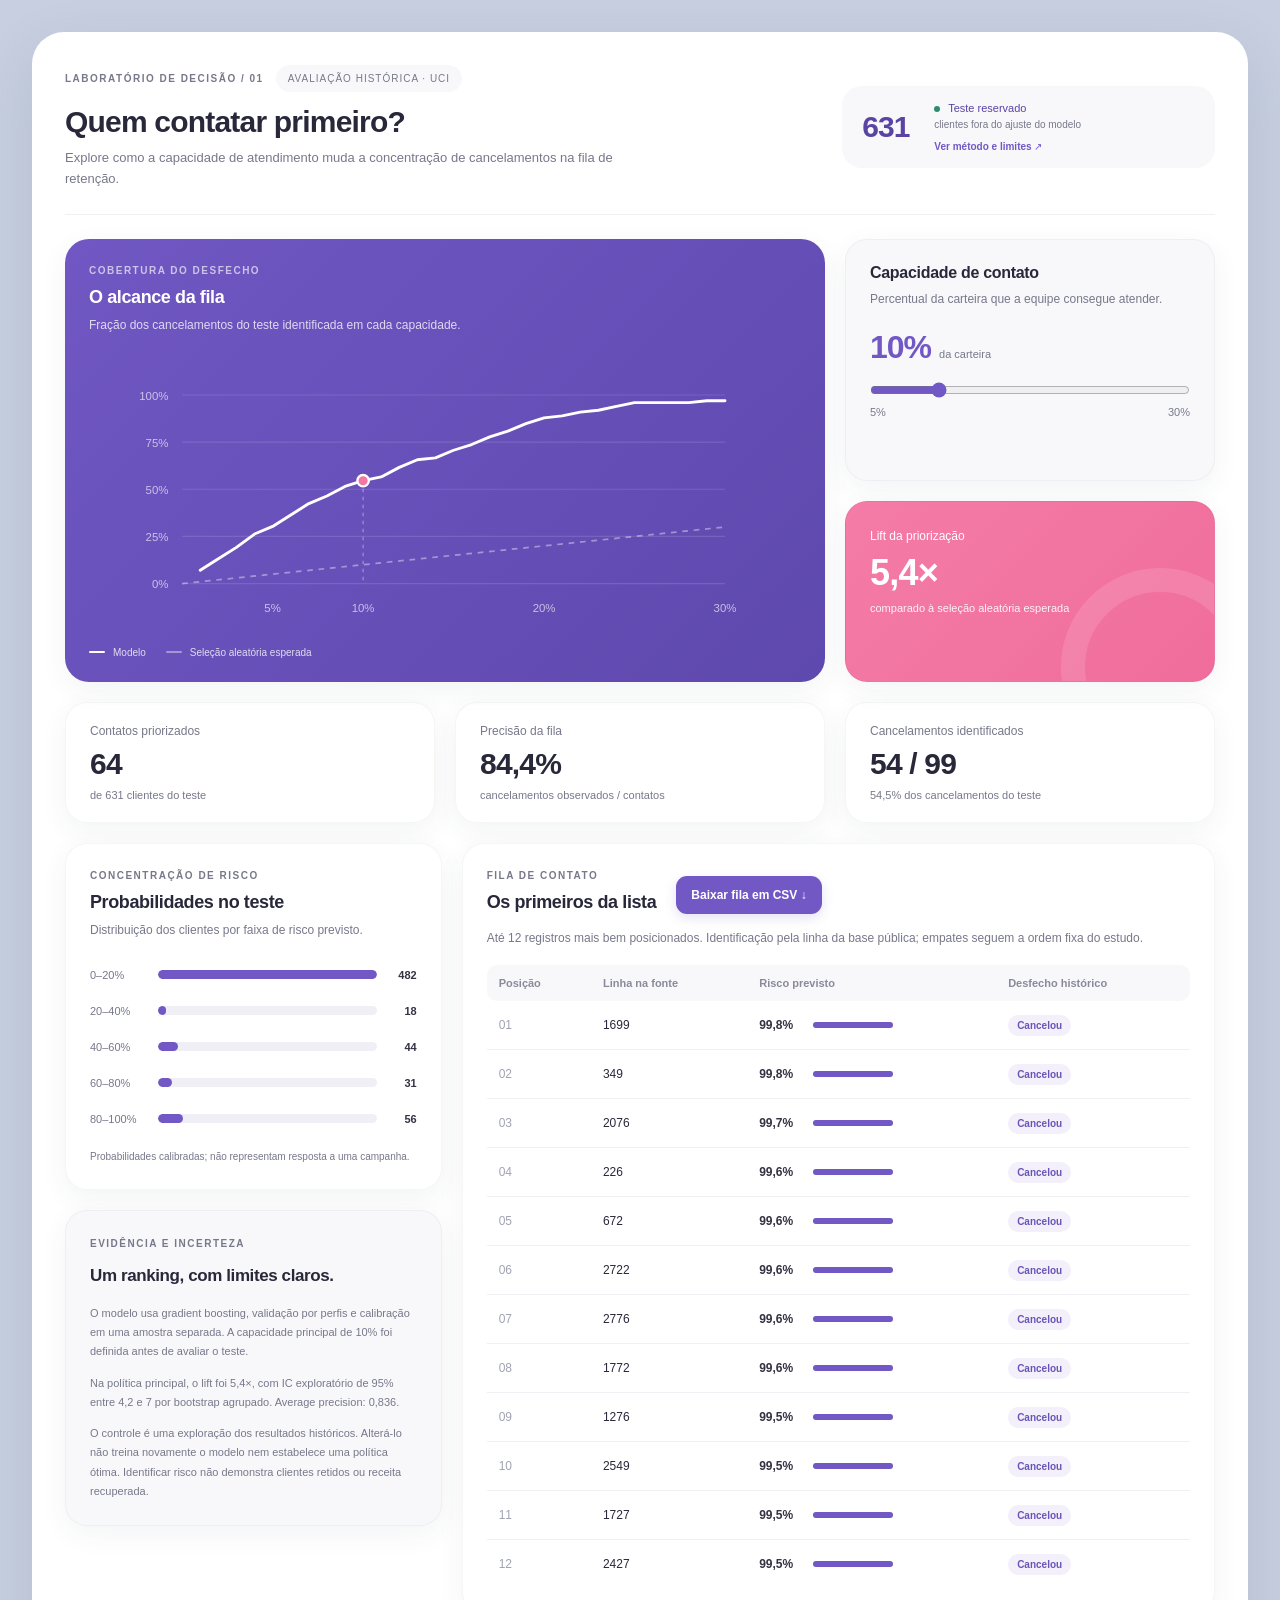
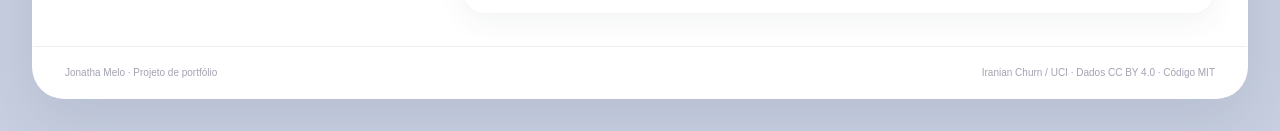
<file: index.html>
<!doctype html>
<html lang="pt-BR"><head><meta charset="utf-8"><meta name="viewport" content="width=device-width, initial-scale=1"><meta http-equiv="refresh" content="0; url=painel/"><title>Painel de retenção</title></head><body><a href="painel/">Abrir o painel de retenção</a></body></html>
</file>
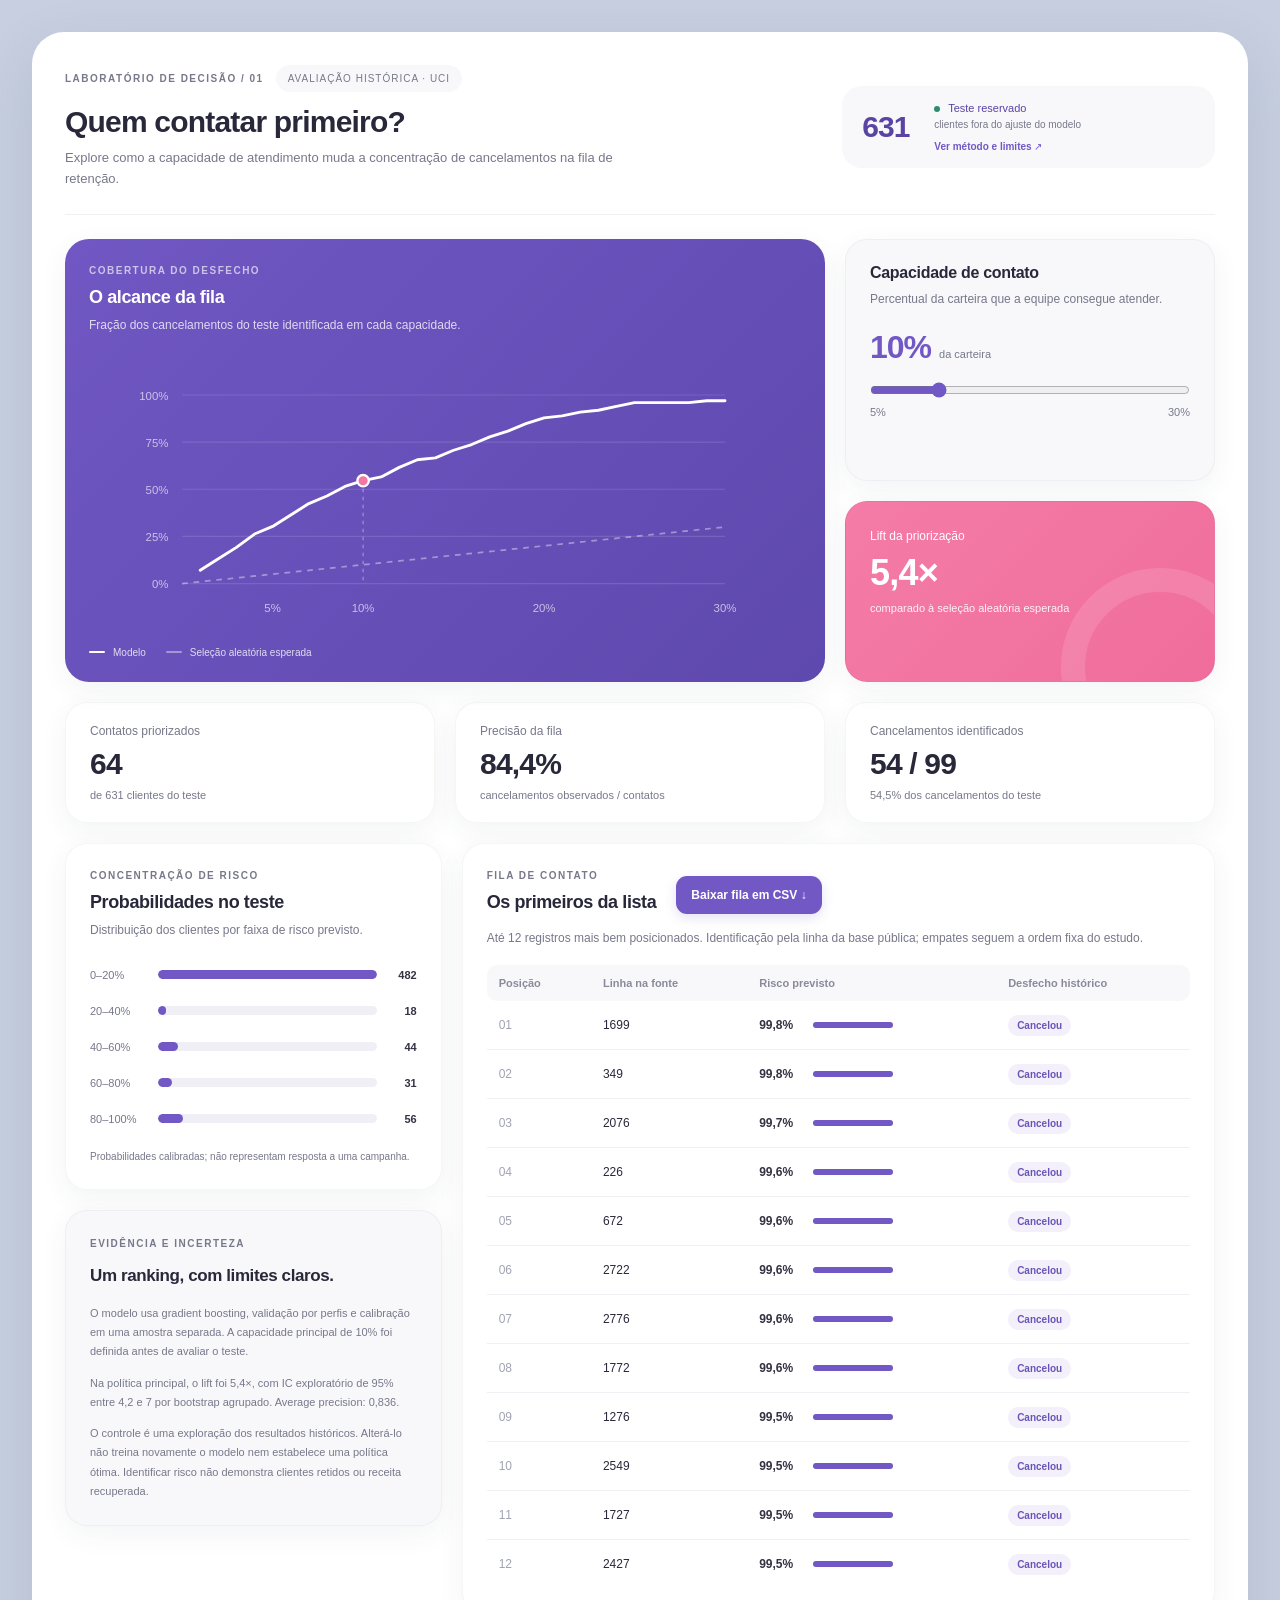
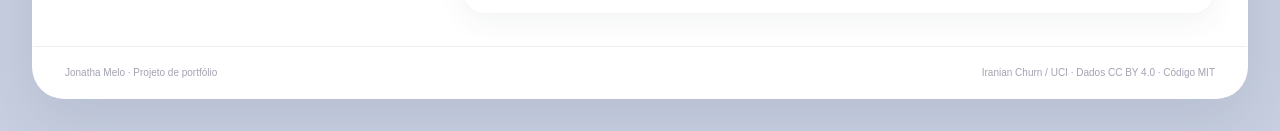
<file: painel/index.html>
<!doctype html>
<html lang="pt-BR">
<head>
  <meta charset="utf-8">
  <meta name="viewport" content="width=device-width, initial-scale=1">
  <title>Retenção | Laboratório de decisão</title>
  <link rel="stylesheet" href="estilo.css?v=20261003-layout2">
  <script defer src="dados.js"></script>
  <script defer src="app.js"></script>
</head>
<body>
  <div class="aplicacao">
  <main>
    <section class="abertura"><div><div class="contexto"><p class="sobretitulo">LABORATÓRIO DE DECISÃO / 01</p><span class="selo">AVALIAÇÃO HISTÓRICA · UCI</span></div><h1>Quem contatar primeiro?</h1><p class="introducao">Explore como a capacidade de atendimento muda a concentração de cancelamentos na fila de retenção.</p></div><aside><span class="ponto"></span> Teste reservado<span class="numero" id="amostra"></span><p>clientes fora do ajuste do modelo</p><a href="https://github.com/jmeloo20/churn-retencao-clientes#readme">Ver método e limites ↗</a></aside></section>
    <section class="controle"><div><label for="capacidade">Capacidade de contato</label><p>Percentual da carteira que a equipe consegue atender.</p></div><div class="ajuste"><div><output id="capacidade-valor" for="capacidade">10%</output><span>da carteira</span></div><input id="capacidade" type="range" min="5" max="30" step="1" value="10"><div class="extremos"><span>5%</span><span>30%</span></div></div></section>
    <section class="metricas" aria-label="Resultado da capacidade selecionada" aria-live="polite"><article><span>Contatos priorizados</span><strong id="contatos"></strong><small id="total"></small></article><article><span>Precisão da fila</span><strong id="precisao"></strong><small>cancelamentos observados / contatos</small></article><article><span>Cancelamentos identificados</span><strong id="capturados"></strong><small id="recall"></small></article><article class="destaque"><span>Lift da priorização</span><strong id="lift"></strong><small>comparado à seleção aleatória esperada</small></article></section>
    <section class="graficos"><article class="cartao"><p class="sobretitulo">COBERTURA DO DESFECHO</p><h2>O alcance da fila</h2><p>Fração dos cancelamentos do teste identificada em cada capacidade.</p><svg id="curva" viewBox="0 0 560 245" role="img" aria-label="Recall por capacidade de contato"></svg><div class="legenda"><span class="linha azul"></span>Modelo<span class="linha cinza"></span>Seleção aleatória esperada</div></article></section>
    
    
    <section class="detalhes"><div class="analise-secundaria"><article class="cartao"><p class="sobretitulo">CONCENTRAÇÃO DE RISCO</p><h2>Probabilidades no teste</h2><p>Distribuição dos clientes por faixa de risco previsto.</p><div id="distribuicao" class="barras" role="list"></div><small>Probabilidades calibradas; não representam resposta a uma campanha.</small></article><section class="metodo"><div><p class="sobretitulo">EVIDÊNCIA E INCERTEZA</p><h2>Um ranking, com limites claros.</h2></div><div><p>O modelo usa gradient boosting, validação por perfis e calibração em uma amostra separada. A capacidade principal de 10% foi definida antes de avaliar o teste.</p><p id="evidencia"></p><p>O controle é uma exploração dos resultados históricos. Alterá-lo não treina novamente o modelo nem estabelece uma política ótima. Identificar risco não demonstra clientes retidos ou receita recuperada.</p></div></section></div><section class="cartao fila"><div class="titulo-fila"><div><p class="sobretitulo">FILA DE CONTATO</p><h2>Os primeiros da lista</h2></div><button id="exportar" type="button">Baixar fila em CSV ↓</button></div><p>Até 12 registros mais bem posicionados. Identificação pela linha da base pública; empates seguem a ordem fixa do estudo.</p><div class="tabela"><table><thead><tr><th>Posição</th><th>Linha na fonte</th><th>Risco previsto</th><th>Desfecho histórico</th></tr></thead><tbody id="clientes"></tbody></table></div></section></section>
  </main>
  <footer><span>Jonatha Melo · Projeto de portfólio</span><span>Iranian Churn / UCI · Dados CC BY 4.0 · Código MIT</span></footer>
  </div>
</body>
</html>
</file>
<file: painel/estilo.css>
:root {
  font-family: Inter, "Segoe UI", Arial, sans-serif;
  font-synthesis: none;
  color: #29283a;
  background: #c7cfe0;
  --roxo: #7158c5;
  --roxo-escuro: #5944a5;
  --rosa: #f178a3;
  --texto-suave: #77788a;
  --linha: #f0f0f4;
  --superficie: #f8f8fb;
  --sombra: 0 8px 28px rgba(55, 60, 90, .06);
}
* { box-sizing: border-box; }
body { margin: 0; padding: 32px; }
.aplicacao {
  max-width: 1240px;
  margin: auto;
  background: white;
  border: 1px solid rgba(255, 255, 255, .7);
  border-radius: 32px;
  box-shadow: 0 20px 60px rgba(56, 63, 96, .12);
  overflow: hidden;
}
footer { display: flex; align-items: center; justify-content: space-between; gap: 24px; }
.contexto { display: flex; align-items: center; flex-wrap: wrap; gap: 12px; margin-bottom: 12px; }
.contexto .sobretitulo { margin: 0; }
.selo { font-size: 10px; letter-spacing: 1px; color: var(--texto-suave); background: var(--superficie); border-radius: 999px; padding: 8px 12px; }
main { display: grid; grid-template-columns: repeat(12, minmax(0, 1fr)); gap: 20px; padding: 32px; }
.abertura { grid-column: 1 / -1; display: grid; grid-template-columns: 2fr 1fr; align-items: center; gap: 32px; margin-bottom: 4px; padding-bottom: 24px; border-bottom: 1px solid var(--linha); }
.sobretitulo { font-size: 10px !important; font-weight: 600; letter-spacing: 1.5px; color: var(--texto-suave); margin: 0 0 8px; }
h1 { font-size: 30px; font-weight: 700; letter-spacing: -.8px; line-height: 1.2; margin: 0 0 8px; }
.introducao { font-size: 13px; line-height: 1.6; color: var(--texto-suave); max-width: 560px; margin: 0; }
aside { position: relative; border-radius: 20px; background: var(--superficie); padding: 16px 20px 16px 92px; color: var(--roxo-escuro); font-size: 11px; }
.numero { position: absolute; left: 20px; top: 24px; font-size: 30px; font-weight: 700; letter-spacing: -1px; }
aside p { font-size: 10px; color: var(--texto-suave); margin: 5px 0 10px; }
a { color: var(--roxo); text-decoration: none; font-weight: 600; }
aside a { font-size: 10px; }
a:hover { color: var(--roxo-escuro); }
.ponto { display: inline-block; width: 6px; height: 6px; background: #2c8c6e; border-radius: 50%; margin-right: 5px; }
.controle, .cartao, .metricas article, .metodo { border-radius: 22px; box-shadow: var(--sombra); border: 1px solid rgba(30, 30, 50, .04); }
.controle { grid-column: 9 / 13; grid-row: 2; padding: 24px; background: var(--superficie); display: flex; flex-direction: column; justify-content: flex-start; gap: 20px; }
.controle label { font-size: 16px; font-weight: 650; letter-spacing: -.3px; }
.controle p { font-size: 12px; line-height: 1.6; color: var(--texto-suave); margin: 8px 0 0; }
.ajuste > div:first-child { display: flex; align-items: baseline; gap: 8px; }
.ajuste output { font-size: 32px; font-weight: 700; letter-spacing: -1px; color: var(--roxo); }
.ajuste span { font-size: 11px; color: var(--texto-suave); }
input[type=range] { width: 100%; accent-color: var(--roxo); cursor: pointer; margin: 16px 0 8px; }
.extremos { display: flex; justify-content: space-between; }
.metricas, .graficos { display: contents; }
.metricas article { grid-row: 4; padding: 18px 24px; min-width: 0; background: white; transition: transform 180ms ease, box-shadow 180ms ease; }
.metricas article:nth-child(1) { grid-column: 1 / 5; }
.metricas article:nth-child(2) { grid-column: 5 / 9; }
.metricas article:nth-child(3) { grid-column: 9 / 13; }
.metricas span { font-size: 12px; color: var(--texto-suave); }
.metricas strong { display: block; font-size: 30px; font-weight: 700; letter-spacing: -.8px; margin: 8px 0 6px; }
.metricas small { display: block; font-size: 11px; line-height: 1.6; color: var(--texto-suave); }
.metricas .destaque { grid-column: 9 / 13; grid-row: 3; background: linear-gradient(135deg, #f47ca6, #f06d9b); color: white; position: relative; overflow: hidden; padding: 24px; }
.destaque::after { content: ""; position: absolute; width: 150px; height: 150px; right: -45px; bottom: -85px; border: 24px solid rgba(255, 255, 255, .12); border-radius: 50%; pointer-events: none; }
.metricas .destaque span, .metricas .destaque small { color: white; }
.destaque strong { font-size: 36px; margin: 8px 0 6px; }
.metricas .destaque small { opacity: .9; max-width: 230px; }
.cartao { padding: 24px; min-width: 0; background: white; transition: transform 180ms ease, box-shadow 180ms ease; }
.cartao h2, .metodo h2 { font-size: 18px; font-weight: 650; letter-spacing: -.4px; margin: 0 0 8px; }
.cartao p { font-size: 12px; line-height: 1.6; color: var(--texto-suave); margin: 0 0 16px; }
.cartao .sobretitulo { margin-bottom: 8px; }
.graficos > .cartao:first-child { grid-column: 1 / 9; grid-row: 2 / 4; border: 0; border-radius: 24px; background: linear-gradient(135deg, #7057c3, #5e49ae); color: white; display: flex; flex-direction: column; }
.graficos > .cartao:first-child p { color: rgba(255, 255, 255, .78); }
.graficos > .cartao:first-child .sobretitulo { color: rgba(255, 255, 255, .65); }
svg { display: block; width: 100%; height: auto; }
#curva { flex: 1; min-height: 0; height: 245px; max-height: 280px; margin: 4px 0 12px; }
#curva text { font-family: inherit; font-size: 10px; fill: rgba(255, 255, 255, .65); }
#curva line[stroke="#edf0f5"] { stroke: rgba(255, 255, 255, .12); }
#curva polyline[stroke="#a5b3c6"] { stroke: rgba(255, 255, 255, .4); stroke-width: 1.5; }
#curva polyline[stroke="#204bba"] { stroke: white; stroke-width: 2.5; stroke-linecap: round; stroke-linejoin: round; }
#curva line[stroke="#204bba"] { stroke: rgba(255, 255, 255, .4); }
#curva circle { fill: var(--rosa); stroke: white; stroke-width: 2; }
.legenda { font-size: 10px; color: rgba(255, 255, 255, .8); display: flex; align-items: center; flex-wrap: wrap; gap: 8px; }
.linha { width: 16px; height: 2px; display: inline-block; border-radius: 999px; }
.azul { background: white; }
.cinza { background: rgba(255, 255, 255, .4); margin-left: 12px; }
.analise-secundaria > .cartao { display: block; }
.detalhes { grid-column: 1 / -1; grid-row: 5; display: grid; grid-template-columns: minmax(0, 1fr) minmax(0, 2fr); gap: 20px; align-items: start; }
.analise-secundaria { display: flex; flex-direction: column; gap: 20px; min-width: 0; }
.barras { display: flex; flex-direction: column; gap: 24px; margin: 24px 0; }
.barra { display: grid; grid-template-columns: 56px minmax(0, 1fr) 28px; gap: 12px; align-items: center; font-size: 11px; color: var(--texto-suave); }
.barra > span:last-child { text-align: right; font-variant-numeric: tabular-nums; color: #343344; font-weight: 600; }
.trilho { height: 9px; background: #f0eff5; border-radius: 999px; overflow: hidden; }
.trilho span { display: block; height: 100%; background: var(--roxo); border-radius: 999px; }
.cartao small { font-size: 10px; line-height: 1.6; color: var(--texto-suave); display: block; }
.fila { grid-column: 2; grid-row: 1; align-self: start; }
.analise-secundaria > .cartao .barras { margin-top: 28px; }
.analise-secundaria > .cartao small { margin-top: 12px; }
.titulo-fila { display: flex; align-items: center; justify-content: flex-start; gap: 20px; margin-bottom: 8px; }
button { height: 38px; padding: 0 15px; flex-shrink: 0; border: 0; border-radius: 11px; background: var(--roxo); color: white; font-size: 12px; font-weight: 600; font-family: inherit; box-shadow: 0 4px 12px rgba(113, 88, 197, .18); cursor: pointer; transition: background 160ms ease, transform 160ms ease; }
button:hover { background: #654db5; transform: translateY(-1px); }
.tabela { overflow-x: auto; }
table { width: 100%; border-collapse: collapse; font-size: 12px; white-space: nowrap; }
th { text-align: left; color: #898a9a; font-size: 11px; font-weight: 600; background: var(--superficie); padding: 12px; }
th:first-child { border-radius: 10px 0 0 10px; }
th:last-child { border-radius: 0 10px 10px 0; }
td { height: 49px; padding: 12px; border-bottom: 1px solid var(--linha); font-variant-numeric: tabular-nums; }
tr:last-child td { border-bottom: 0; }
tbody tr { transition: background 150ms ease; }
tbody tr:hover { background: #faf9fd; }
td:first-child { color: #a1a3b2; }
.risco { display: flex; align-items: center; gap: 12px; font-weight: 600; color: #343344; }
.risco > span:first-child { min-width: 42px; }
.mini { width: 80px; height: 6px; background: #eceaf4; border-radius: 999px; }
.mini span { display: block; height: 100%; background: var(--roxo); border-radius: 999px; }
.etiqueta { background: #f3effb; border-radius: 999px; padding: 5px 9px; color: #6a54b5; font-size: 10px; font-weight: 600; }
.metodo { padding: 24px; background: var(--superficie); }
.metodo h2 { font-size: 17px; line-height: 1.4; margin-bottom: 16px; }
.metodo p { font-size: 11px; color: var(--texto-suave); line-height: 1.75; margin: 0 0 12px; }
.metodo p:last-child { margin-bottom: 0; }
footer { padding: 20px 32px; font-size: 10px; color: #a1a3b2; border-top: 1px solid var(--linha); }
a:focus-visible, button:focus-visible, input:focus-visible { outline: 3px solid var(--roxo); outline-offset: 4px; }
::-webkit-scrollbar { width: 7px; height: 7px; }
::-webkit-scrollbar-thumb { background: #c5c2d1; border-radius: 999px; }
::-webkit-scrollbar-thumb:hover { background: #aaa6bc; }
@media (hover: hover) {
  .cartao:hover, .metricas article:hover { transform: translateY(-2px); box-shadow: 0 12px 32px rgba(55, 60, 90, .09); }
}
@media (max-width: 1100px) {
  body { padding: 24px 20px; }
  main { padding: 24px; gap: 16px; }
  .abertura { grid-template-columns: 1.7fr 1fr; gap: 24px; }
  .cartao, .controle, .metodo { padding: 20px; }
  .titulo-fila { flex-wrap: wrap; }
  .mini { width: 56px; }
  td, th { padding: 10px; }
}
@media (max-width: 820px) {
  .abertura { grid-template-columns: 1fr; gap: 20px; }
  aside { max-width: 400px; }
  .graficos > .cartao:first-child { grid-column: 1 / 8; }
  .controle, .metricas .destaque { grid-column: 8 / 13; }
  .detalhes { grid-template-columns: 1fr; }
  .fila { grid-column: 1; grid-row: 2; }
  .analise-secundaria { display: grid; grid-template-columns: 1fr 1fr; gap: 16px; }
  .barras { gap: 16px; }
}
@media (max-width: 600px) {
  body { padding: 12px 8px; }
  .aplicacao { border-radius: 24px; }
  .selo { font-size: 9px; padding: 6px 9px; }
  .contexto { gap: 8px; }
  main { grid-template-columns: 1fr; padding: 24px 16px; gap: 16px; }
  h1 { font-size: 28px; }
  .abertura, .controle, .metricas article, .metricas .destaque, .graficos > .cartao:first-child, .analise-secundaria > .cartao, .fila, .metodo { grid-column: 1; grid-row: auto; }
  .controle { gap: 20px; }
  .metricas article { padding: 20px; }
  .metricas strong { margin-top: 8px; }
  .graficos > .cartao:first-child { padding: 20px 16px; }
  #curva { flex: none; height: auto; max-height: none; margin: 12px 0; }
  .legenda { gap: 6px; font-size: 9px; }
  .cinza { margin-left: 6px; }
  .titulo-fila { align-items: flex-start; flex-direction: column; gap: 12px; }
  .tabela { margin-right: -4px; }
  table { min-width: 480px; }
  .detalhes { grid-row: auto; gap: 16px; }
  .analise-secundaria { display: flex; gap: 16px; }
  .metodo { display: block; }
  footer { padding: 20px; flex-direction: column; align-items: flex-start; gap: 8px; line-height: 1.5; }
}
@media (prefers-reduced-motion: reduce) {
  .cartao, .metricas article, button, tbody tr { transition: none; }
  .cartao:hover, .metricas article:hover, button:hover { transform: none; }
}
</file>
